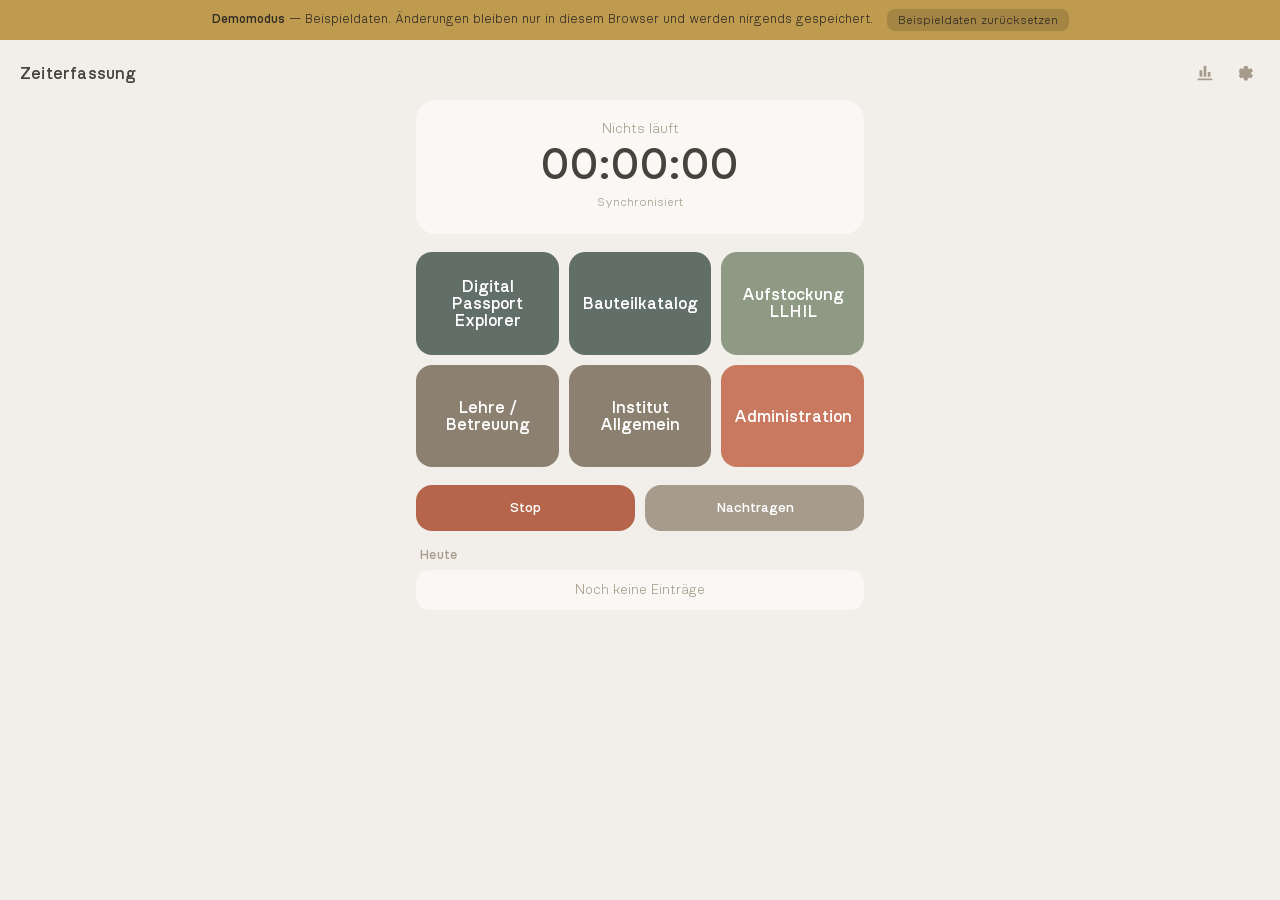
<file: index.html>
<!DOCTYPE html>
<html lang="de">
<head>
<meta charset="UTF-8">
<meta name="viewport" content="width=device-width, initial-scale=1, viewport-fit=cover, user-scalable=no">
<meta name="theme-color" content="#F2EFEA">
<title>Zeiterfassung</title>
<link rel="manifest" href="manifest.json">
<link rel="icon" href="icons/zeiterfassung-192.png">
<link rel="apple-touch-icon" href="icons/zeiterfassung-192.png">
<meta name="apple-mobile-web-app-capable" content="yes">
<meta name="apple-mobile-web-app-status-bar-style" content="default">
<link rel="stylesheet" href="css/style.css?v=7">
<style>
  .today-row-actions {
    display: flex;
    align-items: baseline;
    gap: 0;
  }
  .today-edit-btn {
    background: none;
    border: none;
    color: var(--text-muted);
    font-size: 14px;
    cursor: pointer;
    padding: 4px 6px;
  }
  .today-edit-btn:active { color: var(--accent-primary); }
</style>
</head>
<body>

<header class="topbar">
  <h1>Zeiterfassung</h1>
  <div class="topbar-actions">
    <a class="icon-btn" href="dashboard/" aria-label="Auswertung" title="Auswertung">
      <svg viewBox="0 0 24 24" width="22" height="22"><path d="M4 20h16v-2H4v2zM6 16h3V9H6v7zm4.5 0h3V4h-3v12zM15 16h3v-5h-3v5z" fill="currentColor"/></svg>
    </a>
    <button id="settingsBtn" class="icon-btn" aria-label="Einstellungen" title="Einstellungen">
      <svg viewBox="0 0 24 24" width="22" height="22"><path d="M12 8a4 4 0 100 8 4 4 0 000-8zm8.94 3.5l1.6-1.25a.5.5 0 00.12-.65l-1.5-2.6a.5.5 0 00-.6-.22l-1.9.76a7.4 7.4 0 00-1.3-.75l-.28-2.02a.5.5 0 00-.5-.43h-3a.5.5 0 00-.5.43l-.28 2.02c-.47.2-.9.45-1.3.75l-1.9-.76a.5.5 0 00-.6.22l-1.5 2.6a.5.5 0 00.12.65l1.6 1.25a7.6 7.6 0 000 1.5l-1.6 1.25a.5.5 0 00-.12.65l1.5 2.6c.13.22.4.31.6.22l1.9-.76c.4.3.83.55 1.3.75l.28 2.02c.05.25.26.43.5.43h3c.24 0 .45-.18.5-.43l.28-2.02c.47-.2.9-.45 1.3-.75l1.9.76c.2.09.47 0 .6-.22l1.5-2.6a.5.5 0 00-.12-.65l-1.6-1.25c.05-.25.06-.5.06-.75s-.01-.5-.06-.75z" fill="currentColor"/></svg>
    </button>
  </div>
</header>

<main>
  <section class="status-card" id="statusCard">
    <div class="status-label" id="statusLabel">Nichts läuft</div>
    <div class="status-timer" id="statusTimer">00:00:00</div>
    <div class="sync-line" id="syncLine">&nbsp;</div>
  </section>

  <section class="button-grid" id="projectButtons">
    <!-- Wird dynamisch aus den zentral verwalteten Projektnamen befüllt -->
  </section>

  <section class="control-buttons">
    <button class="proj-btn control stop" data-action="STOP">Stop</button>
    <button class="proj-btn control manual" id="manualEntryBtn" type="button">Nachtragen</button>
  </section>

  <section class="today">
    <h2>Heute</h2>
    <ul id="todayList" class="today-list">
      <li class="empty">Noch keine Einträge</li>
    </ul>
  </section>
</main>

<!-- Einstellungen -->
<div id="settingsOverlay" class="overlay hidden">
  <div class="sheet">
    <div class="sheet-head">
      <h2>Einstellungen</h2>
      <button id="closeSettings" class="icon-btn" aria-label="Schliessen">&times;</button>
    </div>

    <div class="form-group">
      <label>Benutzername</label>
      <input type="text" id="inputUser" placeholder="ETH-Kürzel, z.B. jonasha" autocapitalize="none" autocorrect="off" spellcheck="false">
      <label>App-Passwort</label>
      <div class="password-field">
        <input type="password" id="inputPass" placeholder="App-Passwort (Einstellungen → Sicherheit)">
        <button type="button" id="togglePassBtn" class="password-toggle" aria-label="Passwort anzeigen" title="Passwort anzeigen">
          <svg viewBox="0 0 24 24" width="20" height="20"><path d="M12 5c-5 0-9.27 3.11-11 7 1.73 3.89 6 7 11 7s9.27-3.11 11-7c-1.73-3.89-6-7-11-7zm0 12a5 5 0 110-10 5 5 0 010 10zm0-8a3 3 0 100 6 3 3 0 000-6z" fill="currentColor"/></svg>
        </button>
      </div>
    </div>

    <div class="form-actions">
      <button id="testConnBtn" class="btn-secondary">Verbindung testen</button>
      <button id="saveSettingsBtn" class="btn-primary">Speichern</button>
    </div>
    <div id="testResult" class="test-result"></div>

    <p class="hint">
      Das App-Passwort erstellst du auf
      <a href="https://wolke.ethz.ch/settings/user/security" target="_blank" rel="noopener">wolke.ethz.ch</a>
      unter Einstellungen → Sicherheit → Neues App-Passwort erstellen.
      Es wird nur in diesem Browser gespeichert (localStorage) und lässt
      sich dort jederzeit einzeln widerrufen — <strong>nie das
      ETH-Passwort eintragen</strong>.
    </p>
    <p class="hint">
      Die Projektnamen kommen aus <code>Zeiterfassung/projekte.txt</code>
      auf der ETH-Nextcloud (ein Projekt pro Zeile) und werden automatisch
      übernommen — nicht hier einstellbar.
    </p>
  </div>
</div>

<!-- Manuell nachtragen -->
<div id="manualOverlay" class="overlay hidden">
  <div class="sheet">
    <div class="sheet-head">
      <h2 id="manualTitle">Zeit nachtragen</h2>
      <button id="closeManual" class="icon-btn" aria-label="Schliessen">&times;</button>
    </div>

    <div class="form-group">
      <label>Datum</label>
      <input type="date" id="manualDate">
      <label>Projekt</label>
      <select id="manualProject"></select>
      <label>Dauer</label>
      <div class="duration-row">
        <input type="number" id="manualHours" min="0" max="23" placeholder="0" inputmode="numeric"> <span class="duration-unit">h</span>
        <input type="number" id="manualMinutes" min="0" max="59" placeholder="0" inputmode="numeric"> <span class="duration-unit">min</span>
      </div>
      <label>Kommentar (optional)</label>
      <input type="text" id="manualComment" placeholder="Was wurde gemacht?">
    </div>

    <div class="form-actions">
      <button id="cancelManualBtn" class="btn-secondary">Abbrechen</button>
      <button id="deleteManualBtn" class="btn-secondary" style="display:none;">Löschen</button>
      <button id="saveManualBtn" class="btn-primary">Hinzufügen</button>
    </div>
    <div id="manualResult" class="test-result"></div>
  </div>
</div>

<script src="shared/common.js?v=7"></script>
<script src="app.js?v=7"></script>
</body>
</html>
</file>
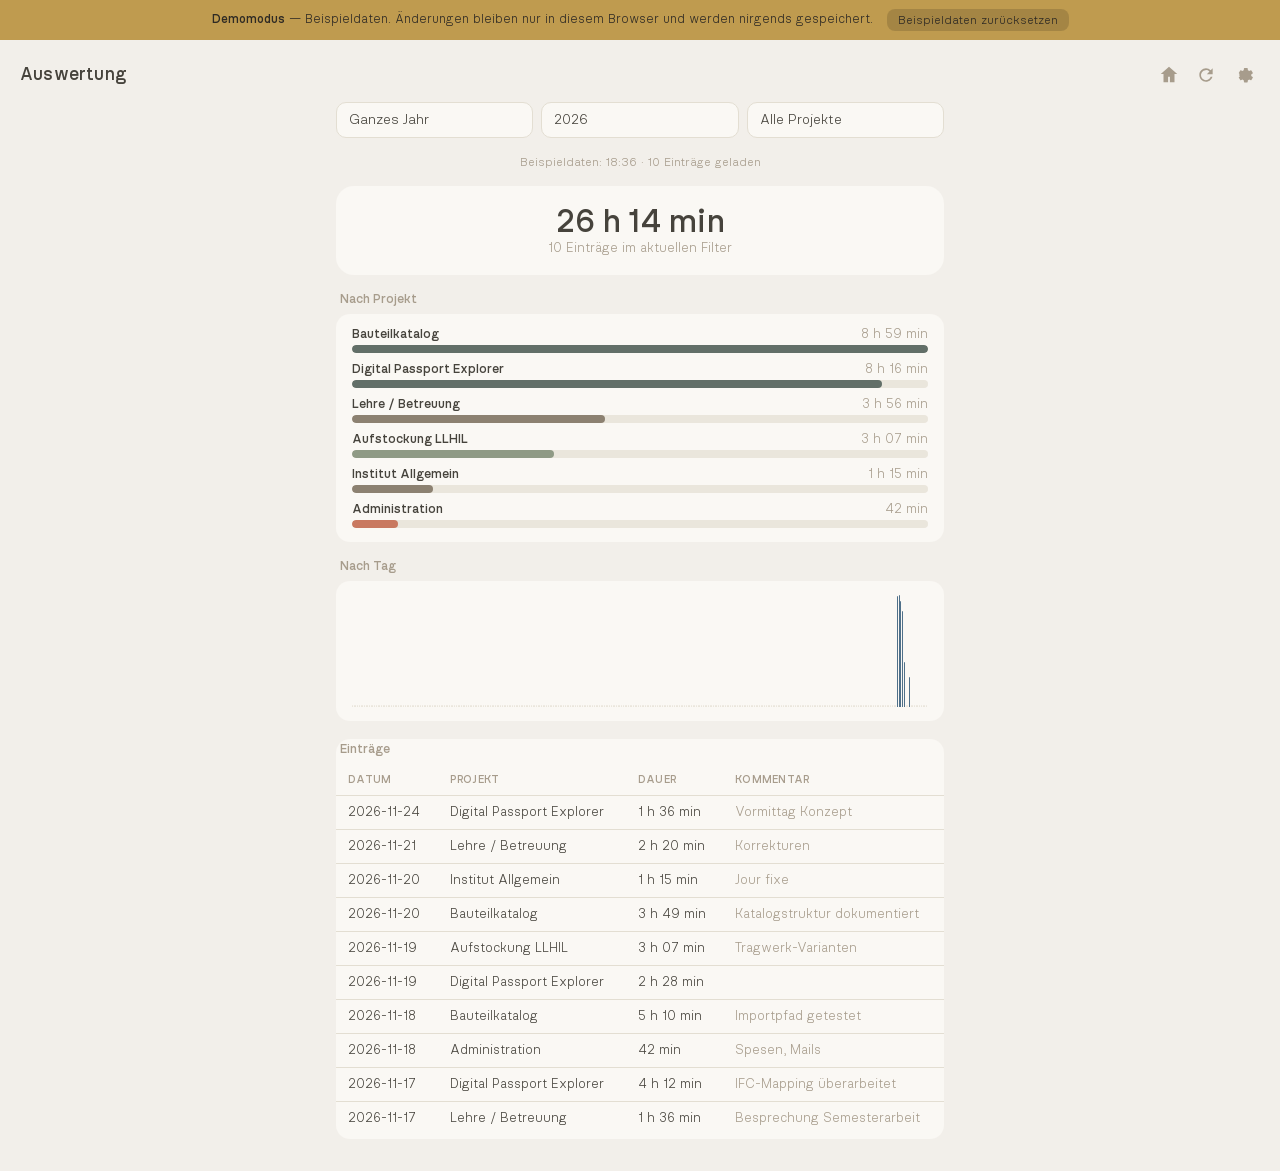
<file: dashboard/index.html>
<!DOCTYPE html>
<html lang="de">
<head>
<meta charset="UTF-8">
<meta name="viewport" content="width=device-width, initial-scale=1">
<meta name="theme-color" content="#F2EFEA">
<title>Zeiterfassung — Auswertung</title>
<link rel="icon" href="../icons/zeiterfassung-192.png">
<link rel="stylesheet" href="../css/style.css?v=7">
<link rel="stylesheet" href="css/style.css?v=7">
</head>
<body>

<header class="topbar">
  <h1>Auswertung</h1>
  <div class="topbar-actions">
    <a class="icon-btn" href="../" aria-label="Zeiterfassung" title="Zeiterfassung">
      <svg viewBox="0 0 24 24" width="22" height="22"><path d="M12 3l9 8h-3v9h-5v-6H11v6H6v-9H3z" fill="currentColor"/></svg>
    </a>
    <button id="refreshBtn" class="icon-btn" aria-label="Aktualisieren" title="Aktualisieren">
      <svg viewBox="0 0 24 24" width="20" height="20"><path d="M17.65 6.35A7.958 7.958 0 0012 4c-4.42 0-7.99 3.58-7.99 8s3.57 8 7.99 8c3.73 0 6.84-2.55 7.73-6h-2.08a6 6 0 11-1.49-6.14L13 11h7V4l-2.35 2.35z" fill="currentColor"/></svg>
    </button>
    <button id="settingsBtn" class="icon-btn" aria-label="Einstellungen" title="Einstellungen">
      <svg viewBox="0 0 24 24" width="22" height="22"><path d="M12 8a4 4 0 100 8 4 4 0 000-8zm8.94 3.5l1.6-1.25a.5.5 0 00.12-.65l-1.5-2.6a.5.5 0 00-.6-.22l-1.9.76a7.4 7.4 0 00-1.3-.75l-.28-2.02a.5.5 0 00-.5-.43h-3a.5.5 0 00-.5.43l-.28 2.02c-.47.2-.9.45-1.3.75l-1.9-.76a.5.5 0 00-.6.22l-1.5 2.6a.5.5 0 00.12.65l1.6 1.25a7.6 7.6 0 000 1.5l-1.6 1.25a.5.5 0 00-.12.65l1.5 2.6c.13.22.4.31.6.22l1.9-.76c.4.3.83.55 1.3.75l.28 2.02c.05.25.26.43.5.43h3c.24 0 .45-.18.5-.43l.28-2.02c.47-.2.9-.45 1.3-.75l1.9.76c.2.09.47 0 .6-.22l1.5-2.6a.5.5 0 00-.12-.65l-1.6-1.25c.05-.25.06-.5.06-.75s-.01-.5-.06-.75z" fill="currentColor"/></svg>
    </button>
  </div>
</header>

<main>
  <section class="filters">
    <select id="filterZeitraum">
      <option value="">Ganzes Jahr</option>
      <option value="heute">Heute</option>
      <option value="woche">Diese Woche</option>
      <option value="monat">Dieser Monat</option>
      <option value="frei">Frei wählbar…</option>
    </select>
    <select id="filterYear"></select>
    <select id="filterProject"></select>
  </section>
  <section class="filters" id="freiRangeRow" style="display:none;">
    <input type="date" id="filterVon">
    <span class="filters-range-sep">–</span>
    <input type="date" id="filterBis">
  </section>

  <section class="status-line" id="statusLine">Lädt…</section>

  <section class="summary-card">
    <div class="summary-total" id="summaryTotal">–</div>
    <div class="summary-sub" id="summarySub">&nbsp;</div>
  </section>

  <section class="chart-block">
    <h2>Nach Projekt</h2>
    <div class="bar-chart" id="chartByProject"></div>
  </section>

  <section class="chart-block">
    <h2>Nach Tag</h2>
    <div class="vbar-chart" id="chartByDay"></div>
  </section>

  <section class="table-block">
    <h2>Einträge</h2>
    <div class="table-wrap">
      <table id="entriesTable">
        <thead>
          <tr>
            <th>Datum</th>
            <th>Projekt</th>
            <th>Dauer</th>
            <th>Kommentar</th>
          </tr>
        </thead>
        <tbody id="entriesBody"></tbody>
      </table>
    </div>
  </section>
</main>

<!-- Einstellungen (dieselben Element-IDs wie in allen Modulen, siehe
     shared/common.js, initSettingsUI()) -->
<div id="settingsOverlay" class="overlay hidden">
  <div class="sheet">
    <div class="sheet-head">
      <h2>Einstellungen</h2>
      <button id="closeSettings" class="icon-btn" aria-label="Schliessen">&times;</button>
    </div>

    <div class="form-group">
      <label>Benutzername</label>
      <input type="text" id="inputUser" placeholder="max">
      <label>App-Passwort</label>
      <div class="password-field">
        <input type="password" id="inputPass" placeholder="App-Passwort (Einstellungen → Sicherheit)">
        <button type="button" id="togglePassBtn" class="password-toggle" aria-label="Passwort anzeigen" title="Passwort anzeigen">
          <svg viewBox="0 0 24 24" width="20" height="20"><path d="M12 5c-5 0-9.27 3.11-11 7 1.73 3.89 6 7 11 7s9.27-3.11 11-7c-1.73-3.89-6-7-11-7zm0 12a5 5 0 110-10 5 5 0 010 10zm0-8a3 3 0 100 6 3 3 0 000-6z" fill="currentColor"/></svg>
        </button>
      </div>
    </div>

    <div class="form-actions">
      <button id="testConnBtn" class="btn-secondary">Verbindung testen</button>
      <button id="saveSettingsBtn" class="btn-primary">Speichern</button>
    </div>
    <div id="testResult" class="test-result"></div>

    <p class="hint">
      Das App-Passwort erstellst du auf wolke.ethz.ch unter
      Einstellungen → Sicherheit → Neues App-Passwort erstellen. Es wird
      nur in diesem Browser gespeichert (localStorage) und ist dort
      jederzeit einzeln widerrufbar — nie das ETH-Passwort eintragen.
    </p>
  </div>
</div>

<script src="../shared/common.js?v=7"></script>
<script src="js/dashboard.js?v=7"></script>
</body>
</html>
</file>
<file: css/style.css>
@font-face {
  font-family: "Nudica-Light";
  src:
    url("../fonts/nudica-light-webfont.woff2") format("woff2"),
    url("../fonts/nudica-light-webfont.woff") format("woff");
  font-weight: normal;
  font-style: normal;
}

@font-face {
  font-family: "Nudica-Medium";
  src:
    url("../fonts/nudica-medium-webfont.woff2") format("woff2"),
    url("../fonts/nudica-medium-webfont.woff") format("woff");
  font-weight: normal;
  font-style: normal;
}

:root {
  --bg: #F2EFEA;
  --surface: #FAF8F4;
  --surface-2: #EAE6DC;
  --text: #46433C;
  --text-muted: #A79C8C;
  --border: #E3DED2;
  --accent-primary: #4F7089;
  --font-light: "Nudica-Light", -apple-system, "Segoe UI", Roboto, sans-serif;
  --font-medium: "Nudica-Medium", -apple-system, "Segoe UI", Roboto, sans-serif;
  --font-mono: ui-monospace, "SF Mono", "JetBrains Mono", Menlo, Consolas, monospace;
}

* { box-sizing: border-box; -webkit-tap-highlight-color: transparent; }

html, body {
  height: 100%;
  margin: 0;
  background: var(--bg);
  color: var(--text);
  font-family: var(--font-light);
  overscroll-behavior: none;
}

body {
  display: flex;
  flex-direction: column;
  padding-bottom: env(safe-area-inset-bottom);
}

.topbar {
  display: flex;
  align-items: center;
  justify-content: space-between;
  padding: 16px 20px calc(10px + env(safe-area-inset-top)) 20px;
  padding-top: max(16px, env(safe-area-inset-top));
}

.topbar h1 {
  font-family: var(--font-medium);
  font-size: 17px;
  font-weight: normal;
  letter-spacing: 0.2px;
  margin: 0;
  color: var(--text);
}

.icon-btn {
  background: none;
  border: none;
  color: var(--text-muted);
  padding: 6px;
  border-radius: 8px;
  display: flex;
}
.icon-btn:active { background: var(--surface-2); }

.topbar-actions {
  display: flex;
  align-items: center;
  gap: 4px;
}

main {
  flex: 1;
  padding: 0 16px 24px;
  display: flex;
  flex-direction: column;
  gap: 18px;
  max-width: 480px;
  margin: 0 auto;
  width: 100%;
}

.status-card {
  background: var(--surface);
  border-radius: 20px;
  padding: 22px 20px;
  text-align: center;
}

.status-label {
  font-size: 14px;
  color: var(--text-muted);
  min-height: 18px;
}

.status-timer {
  font-family: var(--font-medium);
  font-size: 44px;
  font-weight: normal;
  letter-spacing: 1px;
  margin-top: 4px;
  font-variant-numeric: tabular-nums;
  color: var(--text);
}

.sync-line {
  margin-top: 8px;
  font-size: 12px;
  color: var(--text-muted);
  min-height: 16px;
}

.button-grid {
  display: grid;
  grid-template-columns: repeat(3, 1fr);
  gap: 10px;
}

/* Erklärung statt leerer Knopfreihe, wenn die Projektliste fehlt
   (siehe renderProjectButtons() in app.js). Über die volle Breite des
   Rasters, sonst stünde der Text in einer Spalte von einem Drittel. */
.grid-hinweis {
  grid-column: 1 / -1;
  margin: 0;
  padding: 14px 16px;
  background: var(--surface);
  border: 1px solid var(--border);
  border-radius: 12px;
  font-size: 13px;
  line-height: 1.5;
  color: var(--text-muted);
}
.grid-hinweis code {
  font-family: var(--font-mono);
  font-size: 12px;
  color: var(--text);
  word-break: break-all;
}

.control-buttons {
  display: grid;
  /* Zwei Knöpfe (Stop, Nachtragen) -- "Pause" ist entfallen, es tat
     dasselbe wie "Stop". */
  grid-template-columns: repeat(2, 1fr);
  gap: 10px;
}

.proj-btn {
  --accent: #5B7C99;
  aspect-ratio: 1 / 0.72;
  border-radius: 16px;
  border: none;
  background: var(--accent);
  color: #FFFFFF;
  font-family: var(--font-medium);
  font-size: 17px;
  font-weight: normal;
  display: flex;
  align-items: center;
  justify-content: center;
  text-align: center;
  padding: 8px;
  transition: transform 0.08s ease, filter 0.15s ease;
}

.proj-btn.active {
  filter: brightness(0.88);
  box-shadow: inset 0 0 0 2px rgba(255,255,255,0.55);
}

.proj-btn:active { transform: scale(0.96); }

.control-buttons .proj-btn {
  aspect-ratio: auto;
  padding: 16px 6px;
  font-size: 14px;
}
.control-buttons .proj-btn[data-action="STOP"] { --accent: #B5654C; }
.control-buttons .proj-btn.manual { --accent: #A79C8C; }

.today h2, .recent-block h2 {
  font-family: var(--font-medium);
  font-size: 13px;
  letter-spacing: 0.3px;
  color: var(--text-muted);
  font-weight: normal;
  margin: 0 0 8px 4px;
}

.today-list {
  list-style: none;
  margin: 0;
  padding: 0;
  background: var(--surface);
  border-radius: 14px;
  overflow: hidden;
}

.today-list li {
  padding: 12px 16px;
  border-bottom: 1px solid var(--border);
}
.today-list li:last-child { border-bottom: none; }
.today-list li.empty { color: var(--text-muted); text-align: center; font-size: 14px; padding: 13px 16px; }

.today-row-main {
  display: flex;
  justify-content: space-between;
  align-items: baseline;
  width: 100%;
  gap: 12px;
  font-size: 15px;
  margin-bottom: 6px;
}

.today-list .proj-name { font-family: var(--font-medium); }
.today-list .proj-time { font-family: var(--font-light); color: var(--text-muted); }

.comment-input {
  width: 100%;
  background: var(--surface-2);
  border: none;
  color: var(--text);
  border-radius: 8px;
  padding: 8px 10px;
  font-size: 13px;
  font-family: var(--font-light);
}
.comment-input::placeholder { color: var(--text-muted); }
.comment-input:focus { outline: 2px solid var(--accent-primary); outline-offset: 1px; }

/* Demomodus-Hinweis (shared/common.js, zeigeDemoBanner()) -- liegt als
   erstes Element im body, schiebt also den Rest nach unten statt etwas zu
   überdecken. */
#demoBanner {
  display: flex;
  align-items: center;
  justify-content: center;
  gap: 14px;
  flex-wrap: wrap;
  background: #BF9B4F;
  color: #2E2A24;
  font-size: 12.5px;
  line-height: 1.4;
  padding: 9px 16px;
  text-align: center;
}
#demoBanner strong { font-family: var(--font-medium); font-weight: normal; }
#demoBanner button {
  background: rgba(0,0,0,0.14);
  border: none;
  color: inherit;
  font-family: var(--font-light);
  font-size: 12px;
  padding: 5px 11px;
  border-radius: 8px;
  cursor: pointer;
  white-space: nowrap;
}
#demoBanner button:hover { background: rgba(0,0,0,0.22); }

/* Settings overlay */
.overlay {
  position: fixed; inset: 0;
  background: rgba(58,54,47,0.45);
  display: flex; align-items: flex-end;
  z-index: 20;
}
.overlay.hidden { display: none; }

.sheet {
  background: var(--surface);
  width: 100%;
  max-width: 480px;
  margin: 0 auto;
  border-radius: 20px 20px 0 0;
  padding: 20px 20px calc(24px + env(safe-area-inset-bottom));
  max-height: 88vh;
  overflow-y: auto;
}

.sheet-head {
  display: flex;
  justify-content: space-between;
  align-items: center;
  margin-bottom: 14px;
}
.sheet-head h2 { font-family: var(--font-medium); margin: 0; font-size: 18px; font-weight: normal; }
.sheet-head .icon-btn { font-size: 22px; line-height: 1; }

.form-group {
  display: flex;
  flex-direction: column;
  gap: 8px;
  margin-bottom: 18px;
}

.form-group label {
  font-size: 12px;
  color: var(--text-muted);
  letter-spacing: 0.3px;
  margin-top: 6px;
}
.form-group label:first-child { margin-top: 0; }

.two-col {
  display: flex;
  gap: 10px;
}
.two-col > div {
  flex: 1;
  min-width: 0;
  display: flex;
  flex-direction: column;
  gap: 8px;
}
.two-col label { margin-top: 0; }

input[type="text"], input[type="url"], input[type="password"],
input[type="date"], input[type="number"], select {
  background: var(--surface-2);
  border: none;
  color: var(--text);
  border-radius: 10px;
  padding: 12px 14px;
  font-size: 15px;
  font-family: var(--font-light);
  width: 100%;
  /* max-width/min-width explizit statt nur width:100% -- Safaris natives
     Datumsfeld (die Tag/Monat/Jahr-Unterelemente kommen aus einem eigenen
     Shadow-DOM, das eine eigene Mindestbreite mitbringen kann) wurde sonst
     gemeldet, optisch breiter als die übrigen Felder derselben Spalte zu
     wirken. */
  min-width: 0;
  max-width: 100%;
  box-sizing: border-box;
}
select { appearance: none; -webkit-appearance: none; }
input:focus, select:focus { outline: 2px solid var(--accent-primary); outline-offset: 1px; }

.password-field { position: relative; }
.password-field input { padding-right: 44px; }
.password-toggle {
  position: absolute;
  right: 4px;
  top: 50%;
  transform: translateY(-50%);
  background: none;
  border: none;
  color: var(--text-muted);
  padding: 8px;
  border-radius: 8px;
  display: flex;
}
.password-toggle:active { background: var(--border); }

textarea {
  background: var(--surface-2);
  border: none;
  color: var(--text);
  border-radius: 10px;
  padding: 12px 14px;
  font-size: 15px;
  font-family: var(--font-light);
  width: 100%;
  resize: vertical;
}
textarea:focus { outline: 2px solid var(--accent-primary); outline-offset: 1px; }

input[type="file"] {
  background: var(--surface-2);
  border: none;
  color: var(--text);
  border-radius: 10px;
  padding: 12px 14px;
  font-size: 13px;
  font-family: var(--font-light);
  width: 100%;
}

.file-name {
  font-size: 12px;
  color: var(--text-muted);
  word-break: break-all;
}

.duration-row {
  display: flex;
  align-items: center;
  gap: 8px;
}
.duration-row input[type="number"] { width: 70px; flex: none; text-align: center; }
.duration-unit { font-size: 13px; color: var(--text-muted); }

.form-actions {
  display: flex;
  gap: 10px;
}

.btn-primary, .btn-secondary {
  flex: 1;
  padding: 13px;
  border-radius: 12px;
  font-size: 15px;
  font-family: var(--font-medium);
  border: none;
}
.btn-primary { background: var(--accent-primary); color: #fff; }
.btn-secondary { background: var(--surface-2); color: var(--text); }

.test-result {
  margin-top: 10px;
  font-size: 13px;
  min-height: 18px;
}
.test-result.ok { color: #6B7C6E; }
.test-result.err { color: #B5654C; }

.hint {
  margin-top: 18px;
  font-size: 12px;
  color: var(--text-muted);
  line-height: 1.5;
}

/* Tabellen (z.B. Wettbewerbsprogramme-Vergleich) */
.table-block {
  background: var(--surface);
  border-radius: 14px;
  padding: 4px 0;
  overflow: hidden;
}
.table-wrap { overflow-x: auto; }
table { width: 100%; border-collapse: collapse; font-size: 13px; }
th, td {
  text-align: left;
  padding: 10px 12px;
  white-space: nowrap;
  border-bottom: 1px solid var(--border);
}
th {
  font-family: var(--font-medium);
  font-weight: normal;
  color: var(--text-muted);
  font-size: 12px;
}
tbody tr:last-child td { border-bottom: none; }
tbody tr[data-clickable] { cursor: pointer; }
tbody tr[data-clickable]:active { background: var(--surface-2); }

.detail-list { list-style: none; margin: 0 0 18px; padding: 0; }
.detail-list li {
  display: flex;
  justify-content: space-between;
  gap: 12px;
  padding: 8px 0;
  border-bottom: 1px solid var(--border);
  font-size: 14px;
}
.detail-list li:last-child { border-bottom: none; }
.detail-list .detail-label { color: var(--text-muted); flex: none; }
.detail-list .detail-value { text-align: right; }
.detail-block h3 {
  font-family: var(--font-medium);
  font-size: 13px;
  color: var(--text-muted);
  font-weight: normal;
  margin: 18px 0 6px;
}
.detail-block ul.plain { list-style: none; margin: 0; padding: 0; font-size: 14px; }
.detail-block ul.plain li { padding: 4px 0; }

@media (prefers-reduced-motion: reduce) {
  .proj-btn { transition: none; }
}
</file>
<file: dashboard/css/style.css>
/* Schriften, Farbtokens und die Dialog-/Formular-Styles kommen aus dem
   gemeinsamen ../../css/style.css, das in index.html VOR dieser Datei
   geladen wird. Hier stehen nur die Regeln, die dieses Dashboard allein
   betreffen (breitere Spalte, Filterleiste, Diagramme). */

* { box-sizing: border-box; }

html, body {
  margin: 0;
  background: var(--bg);
  color: var(--text);
  font-family: var(--font-light);
}

.topbar {
  display: flex;
  align-items: center;
  justify-content: space-between;
  padding: 18px 20px 10px;
}
.topbar h1 {
  font-family: var(--font-medium);
  font-size: 18px;
  font-weight: normal;
  margin: 0;
}
.topbar-actions {
  display: flex;
  align-items: center;
  gap: 4px;
}
.icon-btn {
  background: none;
  border: none;
  color: var(--text-muted);
  padding: 6px;
  border-radius: 8px;
}
.icon-btn:active { background: var(--surface-2); }

main {
  max-width: 640px;
  margin: 0 auto;
  padding: 0 16px 32px;
  display: flex;
  flex-direction: column;
  gap: 18px;
}

.filters {
  display: flex;
  gap: 8px;
  flex-wrap: wrap;
}
.filters select, .filters input[type="date"] {
  flex: 1;
  min-width: 110px;
  background: var(--surface);
  border: 1px solid var(--border);
  color: var(--text);
  border-radius: 10px;
  padding: 10px 12px;
  font-family: var(--font-light);
  font-size: 14px;
}
.filters-range-sep {
  align-self: center;
  color: var(--text-muted);
  font-size: 13px;
  flex: none;
}

.status-line {
  font-size: 12px;
  color: var(--text-muted);
  text-align: center;
}

.summary-card {
  background: var(--surface);
  border-radius: 18px;
  padding: 20px;
  text-align: center;
}
.summary-total {
  font-family: var(--font-medium);
  font-size: 32px;
}
.summary-sub {
  font-size: 13px;
  color: var(--text-muted);
  margin-top: 4px;
}

.chart-block h2, .table-block h2 {
  font-family: var(--font-medium);
  font-size: 13px;
  color: var(--text-muted);
  font-weight: normal;
  margin: 0 0 8px 4px;
}

.bar-chart {
  background: var(--surface);
  border-radius: 14px;
  padding: 14px 16px;
  display: flex;
  flex-direction: column;
  gap: 10px;
}
.bar-row {
  display: flex;
  flex-direction: column;
  gap: 4px;
}
.bar-row-label {
  display: flex;
  justify-content: space-between;
  font-size: 13px;
}
.bar-row-name { font-family: var(--font-medium); }
.bar-row-value { color: var(--text-muted); }
.bar-track {
  height: 8px;
  border-radius: 4px;
  background: var(--surface-2);
  overflow: hidden;
}
.bar-fill {
  height: 100%;
  border-radius: 4px;
}
.bar-empty {
  color: var(--text-muted);
  font-size: 13px;
  text-align: center;
  padding: 6px 0;
}

.vbar-chart {
  background: var(--surface);
  border-radius: 14px;
  padding: 14px 16px;
  height: 140px;
  display: flex;
  align-items: flex-end;
  gap: 3px;
}
/* flex:1 1 0 statt einer festen Breite -- dadurch teilen sich alle Balken
   immer die volle Containerbreite, egal wie viele es sind (siehe
   renderDayBarChart() in dashboard.js); kein horizontales Scrollen mehr
   nötig, auch nicht bei einem ganzen Jahr mit bis zu 366 Balken.
   max-width begrenzt die Breite bei wenigen Tagen (Woche/Monat), damit die
   Balken dort nicht unnötig breit gezogen werden. */
.vbar {
  flex: 1 1 0;
  min-width: 0;
  max-width: 10px;
  min-height: 2px;
  border-radius: 3px 3px 0 0;
  background: var(--accent-primary);
}
.vbar-empty { background: var(--surface-2); }

.table-block {
  background: var(--surface);
  border-radius: 14px;
  padding: 4px 0;
  overflow: hidden;
}
.table-wrap { overflow-x: auto; }
table { width: 100%; border-collapse: collapse; font-size: 13px; }
th, td {
  text-align: left;
  padding: 10px 12px;
  white-space: nowrap;
  border-bottom: 1px solid var(--border);
}
th {
  font-family: var(--font-medium);
  font-weight: normal;
  color: var(--text-muted);
  font-size: 11px;
  text-transform: uppercase;
  letter-spacing: 0.3px;
}
td.comment-cell { white-space: normal; min-width: 160px; color: var(--text-muted); }
tbody tr:last-child td { border-bottom: none; }
.empty-row td { text-align: center; color: var(--text-muted); padding: 20px; }
</file>
